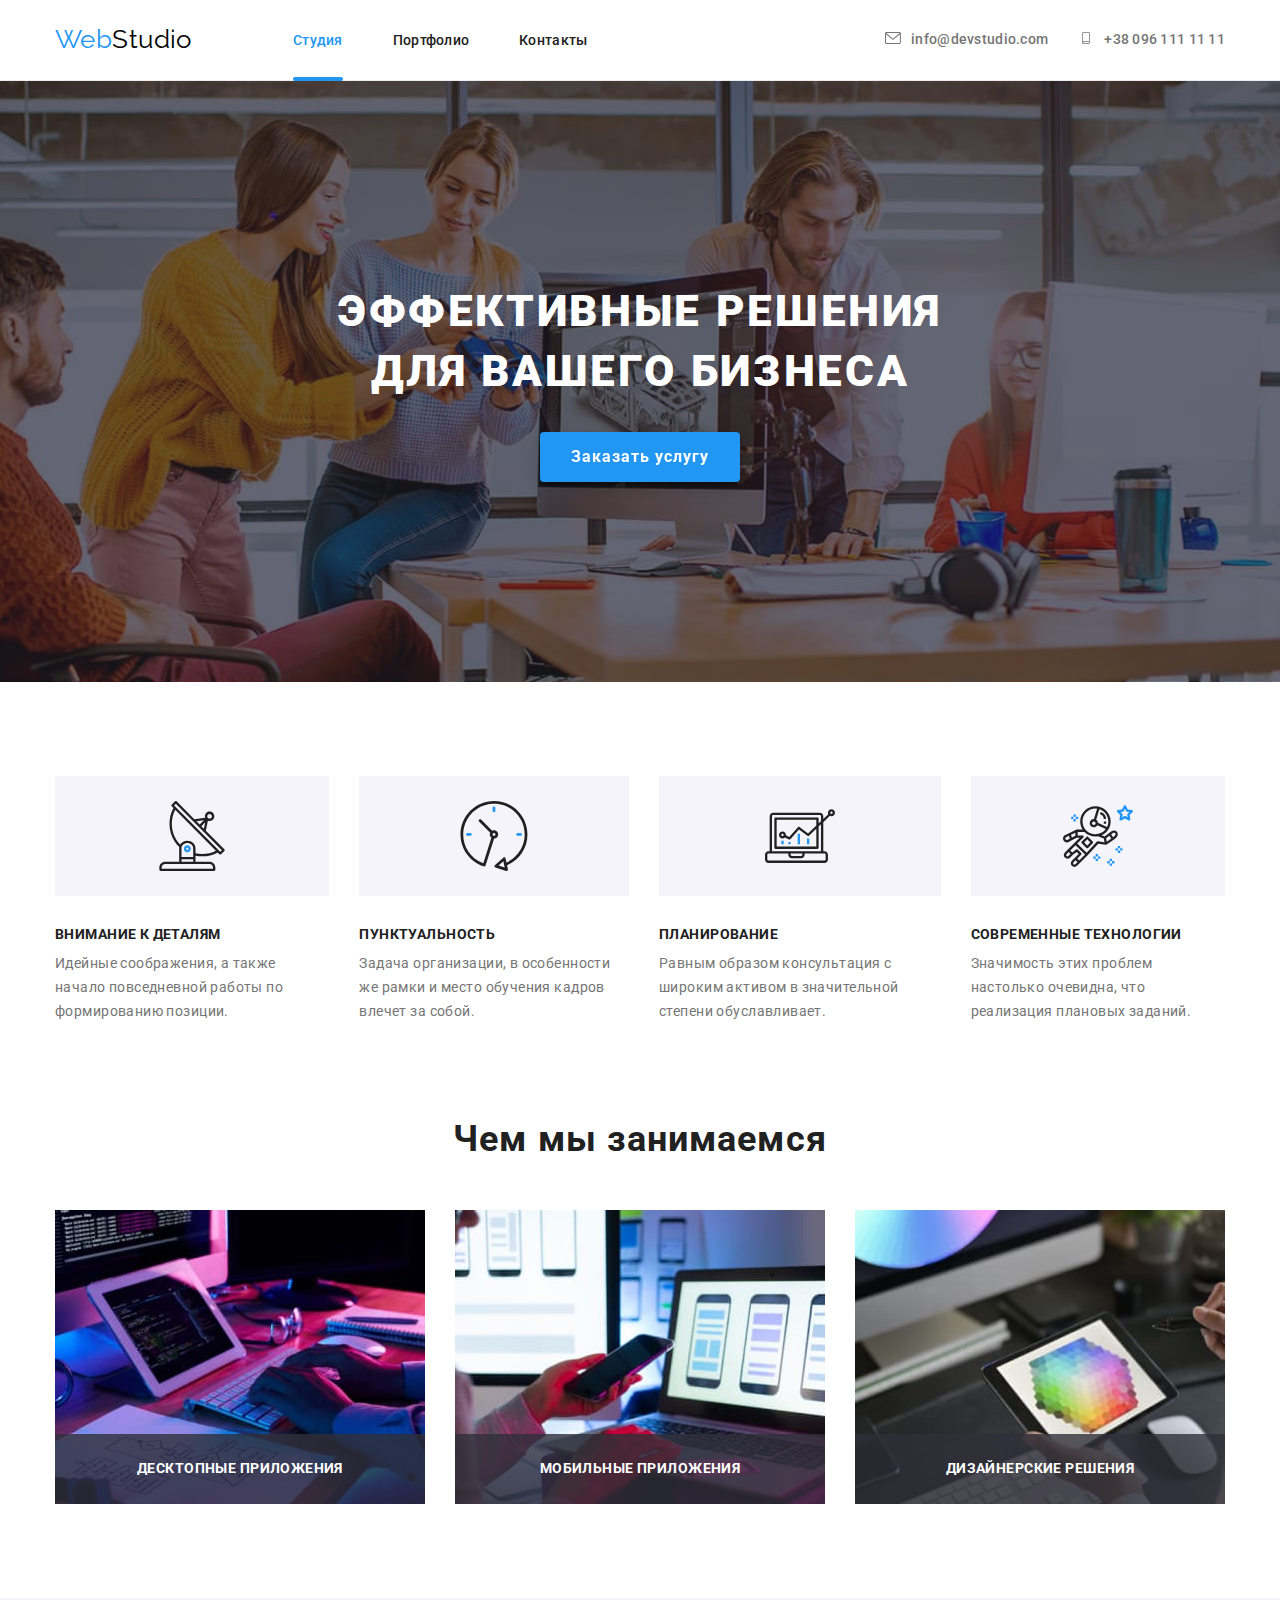
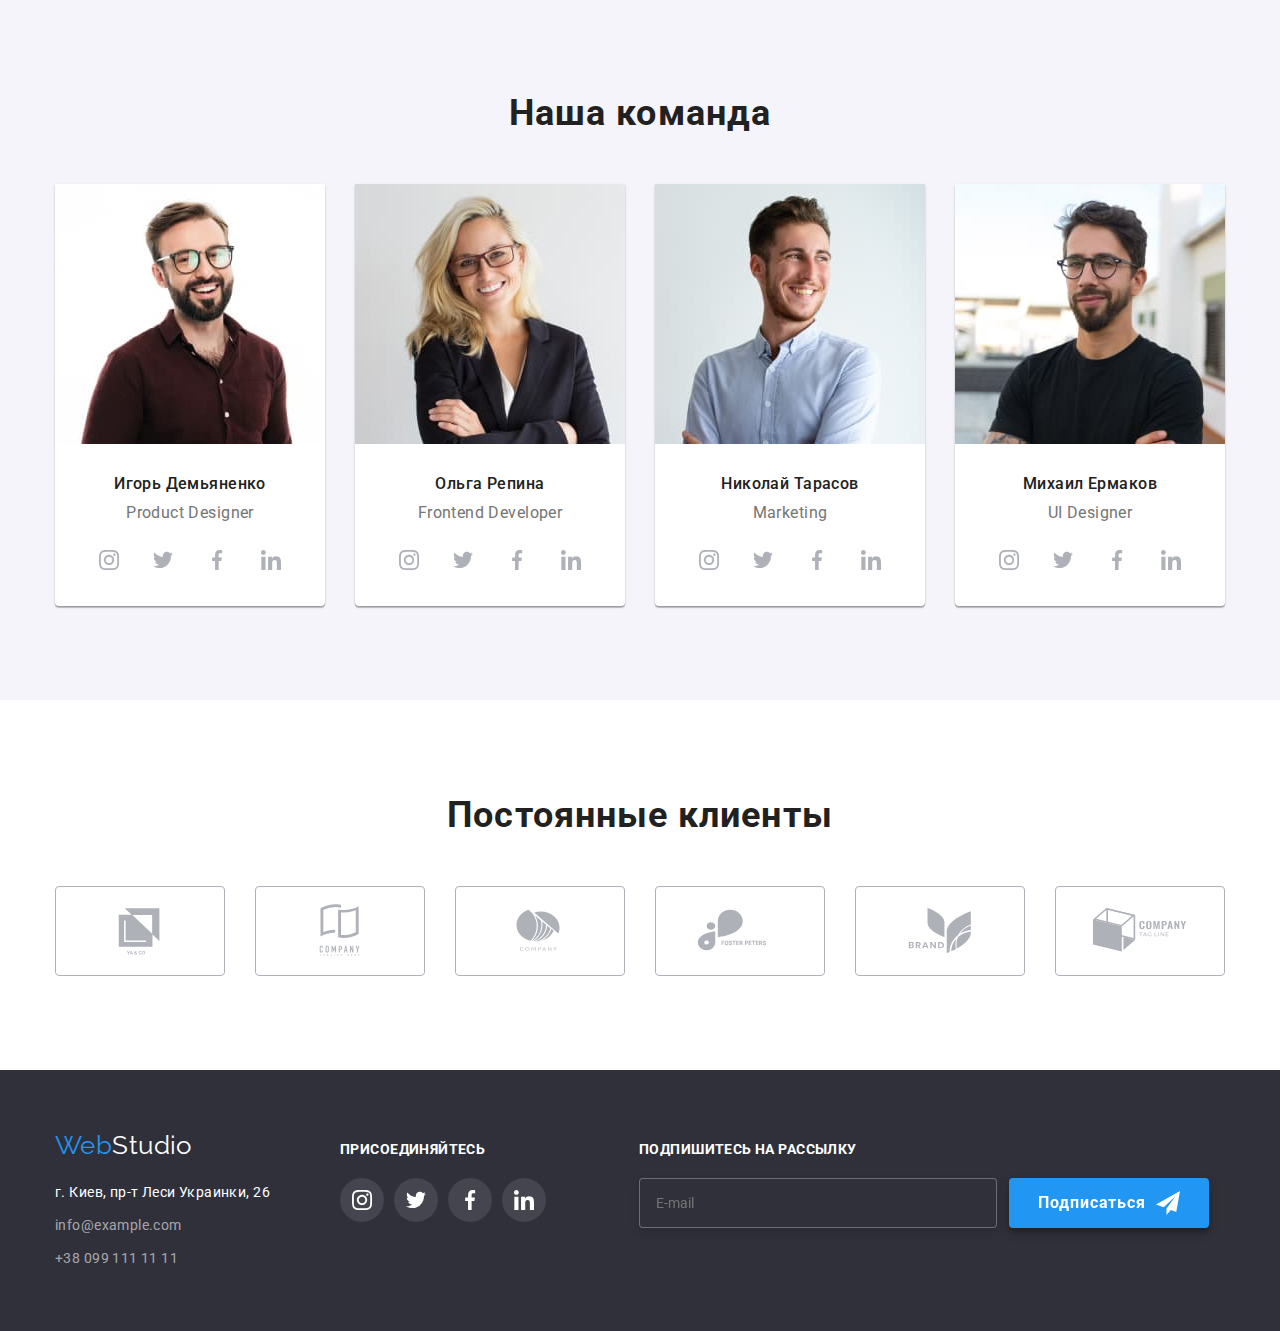
<file: index.html>
<!DOCTYPE html>
<html lang="en">
  <head>
    <meta charset="UTF-8" />
    <meta http-equiv="X-UA-Compatible" content="IE=edge" />
    <meta name="viewport" content="width=device-width, initial-scale=1.0" />
    <title>Web studio</title>
    <link rel="preconnect" href="https://fonts.googleapis.com" />
    <link rel="preconnect" href="https://fonts.gstatic.com" crossorigin />
    <link
      href="https://fonts.googleapis.com/css2?family=Raleway:wght@700&family=Roboto:wght@400;500;700;900&display=swap"
      rel="stylesheet"
    />
    <link
      rel="stylesheet"
      href="https://cdnjs.cloudflare.com/ajax/libs/modern-normalize/1.1.0/modern-normalize.min.css"
    />
    <link rel="stylesheet" href="css/main.min.css" />
  </head>
  <body>
    <!-- Header section -->
    <header class="header-section">
      <!-- Navigation -->
      <div class="container header-section__container">
        <nav class="nav-bar">
          <a href="./index.html" class="logo">Web<span class="logo__header-logo">Studio</span></a>

          
        
          <ul class="list page-list">
            <li class="page-list__item">
              <a href="./index.html" class="page-list__link current">Студия</a>
            </li>
            <li class="page-list__item">
              <a href="./portfolio.html" class="page-list__link ">Портфолио</a>
            </li>
            <li class="page-list__item">
              <a href="./index.html" class="page-list__link">Контакты</a>
            </li>
          </ul>
        </nav>
        <button type="button" class="menu-toggle js-open-menu" aria-expanded="false" aria-controls="mobile-menu">
          <svg width="40" height="40">
            <use href="./img/icons.svg#icon-menu-open">
            </use>
          </svg>
        </button>
        <!-- Contacts -->
        <ul class="list contact-list">
          <li class="contact-list__item">
            <a href="mailto:info@devstudio.com" class="contact-list__link">
              <svg class="mail-icon icon" width="16" height="12">
                <use href="./img/icons.svg#icon-envelope"></use>
              </svg>info@devstudio.com</a>
          </li>
          <li class="contact-list__item">
            <a href="tel:+380961111111" class="contact-list__link"><svg class="phone-icon icon" width="16" height="12">
                <use href="./img/icons.svg#icon-smartphone"></use>
              </svg>+38 096 111 11 11</a>
          </li>
        </ul>

        <div class="menu-container js-menu-container mobile-menu" id="mobile-menu">

          <ul class="list mobile-page-list">
            <li class="mobile-page-list__item">
              <a href="./index.html" class="mobile-page-list__link current">Студия</a>
            </li>
            <li class="mobile-page-list__item">
              <a href="./portfolio.html" class="mobile-page-list__link ">Портфолио</a>
            </li>
            <li class="mobile-page-list__item">
              <a href="./index.html" class="mobile-page-list__link">Контакты</a>
            </li>
          </ul>

          <ul class="mobile-contact-list list">
            <li class="mobile-contact-list__item">
              <a href="tel:+380961111111" class="mobile-contact-list__link">+38 096 111 11 11</a>
            </li>
            <li class="mobile-contact-list__item">
              <a href="mailto:info@devstudio.com" class="mobile-contact-list__link">
                info@devstudio.com</a>
            </li>
            
          </ul>

        <ul class="list mobile-social-list">
          <li class="mobile-social-list__item">
            <a href="#" class="mobile-social-list__link">Instagram</a>
          </li>
          <li class="mobile-social-list__item">
            <a href="#" class="mobile-social-list__link">Twitter</a>
          </li>
          <li class="mobile-social-list__item">
            <a href="#" class="mobile-social-list__link">Facebook</a>
          </li>
          <li class="mobile-social-list__item">
            <a href="#" class="mobile-social-list__link">LinkedIn</a>
          </li>
        </ul>

        <button type="button" class="menu-toggle js-close-menu">
          <svg width="40" height="40">
            <use href="./img/icons.svg#icon-menu-close">
            </use>
          </svg>
        </button>

      </div>
        </div>
    </header>
    <!-- Main section -->
    <main>
      <!-- Hero -->
      <section class="hero-section">
        <div class="container">
          <h1 class="hero-section__title">
            Эффективные решения для вашего бизнеса
          </h1>
          <button type="button" class="primary-btn button" data-modal-open>
            Заказать услугу
          </button>
        </div>
      </section>
      <!-- Features -->
      <section class="features-section">
        <div class="container">
          <h2 class="visually-hidden">Наши преимущества</h2>
          <ul class="feature-list list">
            <li class="feature-list__item">
              <div class="feature-list__icon">
                <svg width="70" height="70">
                  <use href="./img/icons.svg#icon-antenna"></use>
                </svg>
              </div>
              <h3 class="feature-list__title">Внимание к деталям</h3>
              <p class="feature-list__description">
                Идейные соображения, а также начало повседневной работы по
                формированию позиции.
              </p>
            </li>
            <li class="feature-list__item">
              <div class="feature-list__icon">
                <svg width="70" height="70">
                  <use href="./img/icons.svg#icon-clock"></use>
                </svg>
              </div>
              <h3 class="feature-list__title">Пунктуальность</h3>
              <p class="feature-list__description">
                Задача организации, в особенности же рамки и место обучения
                кадров влечет за собой.
              </p>
            </li>
            <li class="feature-list__item">
              <div class="feature-list__icon">
                <svg width="70" height="70">
                  <use href="./img/icons.svg#icon-diagram"></use>
                </svg>
              </div>
              <h3 class="feature-list__title">Планирование</h3>
              <p class="feature-list__description">
                Равным образом консультация с широким активом в значительной
                степени обуславливает.
              </p>
            </li>
            <li class="feature-list__item">
              <div class="feature-list__icon">
                <svg width="70" height="70">
                  <use href="./img/icons.svg#icon-astronaut"></use>
                </svg>
              </div>
              <h3 class="feature-list__title">Современные технологии</h3>
              <p class="feature-list__description">
                Значимость этих проблем настолько очевидна, что реализация
                плановых заданий.
              </p>
            </li>
          </ul>
        </div>
      </section>
      <!-- Our capabilities -->
      <section class="capabilities">
        <div class="container">
          <h2 class="section-headline capabilities-title">Чем мы занимаемся</h2>
          <ul class="capabilities-list list">
            <li class="capabilities-list__item">
              <img 
              srcset="
              ./img/desktop-app-370.jpg 370w,
              ./img/desktop-app-740-@2x.jpg 740w
              "
              sizes="(min-width: 1200px) 370px, 100vw"
              src="./img/desktop-app-370.jpg" alt="layout"/>      
              <div class="capabilities-list__box">
                <p class="capabilities-list__desc">Десктопные приложения</p>
              </div>
            </li>
            <li class="capabilities-list__item">
              <img 
              srcset="
              ./img/mobile-app-370.jpg 370w,
              ./img/mobile-app-740-@2x.jpg 740w
              "
              sizes="(min-width: 1200px) 370px, 100vw"
              src="./img/mobile-app-370.jpg" alt="mobile-software"/>
              <div class="capabilities-list__box">
                <p class="capabilities-list__desc">Мобильные приложения</p>
              </div>
            </li>
            <li class="capabilities-list__item">
              <img 
              srcset="
              ./img/design-desitions-370.jpg 370w,
              ./img/design-desitions-740-@2x.jpg 740w
              "
              sizes="(min-width: 1200px) 370px, 100vw"
              src="./img/design-desitions-370.jpg" alt="design"/>
              <div class="capabilities-list__box">
                <p class="capabilities-list__desc">Дизайнерские решения</p>
              </div>
            </li>
          </ul>
        </div>
      </section>
      <!-- Our team -->
      <section class="team-section">
        <div class="container">
          <h2 class="section-headline staff-title">Наша команда</h2>
          <ul class="staff-list list">
            <li class="staff-list__card">
              <div class="thumb">
              <img
                srcset="
                ./img/team-member-1-270.jpg 270w,
                ./img/team-member-1-540-@2x.jpg 540w,
                ./img/team-member-1-354.jpg 354w,
                ./img/team-member-1-708-@2x.jpg 708w,
                ./img/team-member-1-450.jpg 450w,
                ./img/team-member-1-900-@2x.jpg 900w
                "
                sizes="(min-width: 1200px) 270px, (min-width: 768px) 354px, (min-width: 480px) 450px, 100vw"
                src="./img/team-member-1-270.jpg"
                alt="igor-demyanenko"
                
              />
              </div>
              <div class="staff-list__desc">
                <h3 class="staff-list__name">Игорь Демьяненко</h3>
                <p class="staff-list__profession">Product Designer</p>
                <ul class="social-links list">
                  <li class="social-links__item">
                    <a href="#" class="social-links__page"
                      ><svg class="social-links__icon" width="20" height="20">
                        <use
                          href="./img/icons.svg#icon-instagram"
                        ></use></svg
                    ></a>
                  </li>
                  <li class="social-links__item">
                    <a href="#" class="social-links__page"
                      ><svg class="social-links__icon" width="20" height="20">
                        <use href="./img/icons.svg#icon-twitter"></use></svg
                    ></a>
                  </li>
                  <li class="social-links__item">
                    <a href="#" class="social-links__page"
                      ><svg class="social-links__icon" width="20" height="20">
                        <use href="./img/icons.svg#icon-facebook"></use></svg
                    ></a>
                  </li>
                  <li class="social-links__item">
                    <a href="#" class="social-links__page"
                      ><svg class="social-links__icon" width="20" height="20">
                        <use href="./img/icons.svg#icon-linkedin"></use></svg
                    ></a>
                  </li>
                </ul>
              </div>
            </li>
            <li class="staff-list__card">
              <div class="thumb">
              <img
              srcset="
                ./img/team-member-2-270.jpg 270w,
                ./img/team-member-2-540-@2x.jpg 540w,
                ./img/team-member-2-354.jpg 354w,
                ./img/team-member-2-708-@2x.jpg 708w,
                ./img/team-member-2-450.jpg 450w,
                ./img/team-member-2-900-@2x.jpg 900w
                "
                sizes="(min-width: 1200px) 270px, (min-width: 768px) 354px, (min-width: 480px) 450px, 100vw"
                src="./img/team-member-2-270.jpg"
                alt="olga-repina"
                />
              </div>
              <div class="staff-list__desc">
                <h3 class="staff-list__name">Ольга Репина</h3>
                <p class="staff-list__profession">Frontend Developer</p>
                <ul class="social-links list">
                  <li class="social-links__item">
                    <a href="#" class="social-links__page"
                      ><svg class="social-links__icon" width="20" height="20">
                        <use
                          href="./img/icons.svg#icon-instagram"
                        ></use></svg
                    ></a>
                  </li>
                  <li class="social-links__item">
                    <a href="#" class="social-links__page"
                      ><svg class="social-links__icon" width="20" height="20">
                        <use href="./img/icons.svg#icon-twitter"></use></svg
                    ></a>
                  </li>
                  <li class="social-links__item">
                    <a href="#" class="social-links__page"
                      ><svg class="social-links__icon" width="20" height="20">
                        <use href="./img/icons.svg#icon-facebook"></use></svg
                    ></a>
                  </li>
                  <li class="social-links__item">
                    <a href="#" class="social-links__page"
                      ><svg class="social-links__icon" width="20" height="20">
                        <use href="./img/icons.svg#icon-linkedin"></use></svg
                    ></a>
                  </li>
                </ul>
              </div>
            </li>
            <li class="staff-list__card">
              <div class="thumb">
              <img
              srcset="
                ./img/team-member-3-270.jpg 270w,
                ./img/team-member-3-540-@2x.jpg 540w,
                ./img/team-member-3-354.jpg 354w,
                ./img/team-member-3-708-@2x.jpg 708w,
                ./img/team-member-3-450.jpg 450w,
                ./img/team-member-3-900-@2x.jpg 900w
                "
                sizes="(min-width: 1200px) 270px, (min-width: 768px) 354px, (min-width: 480px) 450px, 100vw"
                src="./img/team-member-3-270.jpg"
                alt="nikolay-tarasov"
              />
              </div>
              <div class="staff-list__desc">
                <h3 class="staff-list__name">Николай Тарасов</h3>
                <p class="staff-list__profession">Marketing</p>
                <ul class="social-links list">
                  <li class="social-links__item">
                    <a href="#" class="social-links__page"
                      ><svg class="social-links__icon" width="20" height="20">
                        <use
                          href="./img/icons.svg#icon-instagram"
                        ></use></svg
                    ></a>
                  </li>
                  <li class="social-links__item">
                    <a href="#" class="social-links__page"
                      ><svg class="social-links__icon" width="20" height="20">
                        <use href="./img/icons.svg#icon-twitter"></use></svg
                    ></a>
                  </li>
                  <li class="social-links__item">
                    <a href="#" class="social-links__page"
                      ><svg class="social-links__icon" width="20" height="20">
                        <use href="./img/icons.svg#icon-facebook"></use></svg
                    ></a>
                  </li>
                  <li class="social-links__item">
                    <a href="#" class="social-links__page"
                      ><svg class="social-links__icon" width="20" height="20">
                        <use href="./img/icons.svg#icon-linkedin"></use></svg
                    ></a>
                  </li>
                </ul>
              </div>
            </li>
            <li class="staff-list__card">
              <div class="thumb">
              <img
              srcset="
                ./img/team-member-4-270.jpg 270w,
                ./img/team-member-4-540-@2x.jpg 540w,
                ./img/team-member-4-354.jpg 354w,
                ./img/team-member-4-708-@2x.jpg 708w,
                ./img/team-member-4-450.jpg 450w,
                ./img/team-member-4-900-@2x.jpg 900w
                "
                sizes="(min-width: 1200px) 270px, (min-width: 768px) 354px, (min-width: 480px) 450px, 100vw"
                src="./img/team-member-4-270.jpg"
                alt="mihail-ermakov"
              />
              </div>
              <div class="staff-list__desc">
                <h3 class="staff-list__name">Михаил Ермаков</h3>
                <p class="staff-list__profession">UI Designer</p>
                <ul class="social-links list">
                  <li class="social-links__item">
                    <a href="#" class="social-links__page"
                      ><svg class="social-links__icon" width="20" height="20">
                        <use
                          href="./img/icons.svg#icon-instagram"
                        ></use></svg
                    ></a>
                  </li>
                  <li class="social-links__item">
                    <a href="#" class="social-links__page"
                      ><svg class="social-links__icon" width="20" height="20">
                        <use href="./img/icons.svg#icon-twitter"></use></svg
                    ></a>
                  </li>
                  <li class="social-links__item">
                    <a href="#" class="social-links__page"
                      ><svg class="social-links__icon" width="20" height="20">
                        <use href="./img/icons.svg#icon-facebook"></use></svg
                    ></a>
                  </li>
                  <li class="social-links__item">
                    <a href="#" class="social-links__page"
                      ><svg class="social-links__icon" width="20" height="20">
                        <use href="./img/icons.svg#icon-linkedin"></use></svg
                    ></a>
                  </li>
                </ul>
              </div>
            </li>
          </ul>
        </div>
      </section>
      <!-- Clients section -->
      <section class="clients-section">
        <div class="container">
          <h2 class="section-headline clients-title">Постоянные клиенты</h2>
          <ul class="clients-list list">
            <li class="clients-list__item">
              <a href="#" class="clients-list__link"
                ><svg class="clients-list__icon" width="106" height="60">
                  <use
                    href="./img/icons.svg#icon-logo-client-one"
                  ></use></svg
              ></a>
            </li>
            <li class="clients-list__item">
              <a href="#" class="clients-list__link"
                ><svg class="clients-list__icon" width="106" height="60">
                  <use
                    href="./img/icons.svg#icon-logo-client-two"
                  ></use></svg
              ></a>
            </li>
            <li class="clients-list__item">
              <a href="#" class="clients-list__link"
                ><svg class="clients-list__icon" width="106" height="60">
                  <use
                    href="./img/icons.svg#icon-logo-client-three"
                  ></use></svg
              ></a>
            </li>
            <li class="clients-list__item">
              <a href="#" class="clients-list__link"
                ><svg class="clients-list__icon" width="106" height="60">
                  <use
                    href="./img/icons.svg#icon-logo-client-four"
                  ></use></svg
              ></a>
            </li>
            <li class="clients-list__item">
              <a href="#" class="clients-list__link"
                ><svg class="clients-list__icon" width="106" height="60">
                  <use
                    href="./img/icons.svg#icon-logo-client-five"
                  ></use></svg
              ></a>
            </li>
            <li class="clients-list__item">
              <a href="#" class="clients-list__link"
                ><svg class="clients-list__icon" width="106" height="60">
                  <use
                    href="./img/icons.svg#icon-logo-client-six"
                  ></use></svg
              ></a>
            </li>
          </ul>
        </div>
      </section>
    </main>
    <!-- Footer section-->
    <footer class="footer-section">
      <div class="container">
        <div class="footer-content">
          <div class="footer-holder">
          <div class="footer-contacts">
            <a href="./index.html" class="logo logo-centered"
              >Web<span class="logo__footer-logo">Studio</span></a
            >
            <!-- Address information -->
            <address class="adds">
              <p class="adds__location">г. Киев, пр-т Леси Украинки, 26</p>
              <!-- Contacts information -->
              <ul class="footer-list list">
                <li class="footer-list__item">
                  <a href="mailto:info@example.com" class="footer-list__contact"
                    >info@example.com</a
                  >
                </li>
                <li class="footer-list__item">
                  <a href="tel:+380991111111" class="footer-list__contact"
                    >+38 099 111 11 11</a
                  >
                </li>
              </ul>
            </address>
          </div>
          <div class="footer-socials-wrap">
            <h3 class="footer-title">присоединяйтесь</h3>
            <ul class="footer-socials social-links list">
              <li class="social-links__item">
                <a href="#" class="footer-socials__page social-links__page"
                  ><svg
                    class="footer-socials__icon social-links__icon"
                    width="20"
                    height="20"
                  >
                    <use href="./img/icons.svg#icon-instagram"></use></svg
                ></a>
              </li>
              <li class="social-links__item">
                <a href="#" class="footer-socials__page social-links__page"
                  ><svg
                    class="footer-socials__icon social-links__icon"
                    width="20"
                    height="20"
                  >
                    <use href="./img/icons.svg#icon-twitter"></use></svg
                ></a>
              </li>
              <li class="social-links__item">
                <a href="#" class="footer-socials__page social-links__page"
                  ><svg
                    class="footer-socials__icon social-links__icon"
                    width="20"
                    height="20"
                  >
                    <use href="./img/icons.svg#icon-facebook"></use></svg
                ></a>
              </li>
              <li class="social-links__item">
                <a href="#" class="footer-socials__page social-links__page"
                  ><svg
                    class="footer-socials__icon social-links__icon"
                    width="20"
                    height="20"
                  >
                    <use href="./img/icons.svg#icon-linkedin"></use></svg
                ></a>
              </li>
            </ul>
          </div>
          </div>
          <div class="footer-subscription">
            <h3 class="footer-title">Подпишитесь на рассылку</h3>
            <form class="footer-subscription__form">
              <input
                class="footer-subscription__email-field"
                type="email"
                name="email"
                id="email"
                placeholder="E-mail"
                required
              />
              <button type="submit" class="button footer-submit">
                Подписаться
                <svg class="icon-send" width="24" height="24">
                  <use href="./img/icons.svg#icon-send-tg"></use>
                </svg>
              </button>
            </form>
          </div>
        </div>
      </div>
    </footer>
    <div class="backdrop is-hidden" data-modal>
      <div class="modal-window">
        <h2 class="modal-window__title">
          Оставьте свои данные, мы вам перезвоним
        </h2>
        <form class="modal-window__form" autocomplete="off">
          <div class="form-box">
            <label class="form-box__label" for="name">Имя</label>
            <input class="form-box__field" type="text" name="name" id="name" />
            <svg class="form-box__icon" width="18" height="18">
              <use href="./img/icons.svg#icon-person-black-modal"></use>
            </svg>
          </div>

          <div class="form-box">
            <label class="form-box__label" for="tel">Телефон</label>
            <input class="form-box__field" type="tel" name="tel" id="tel" />
            <svg class="form-box__icon" width="18" height="18">
              <use href="./img/icons.svg#icon-phone-black-modal"></use>
            </svg>
          </div>

          <div class="form-box">
            <label class="form-box__label" for="form-email">Почта</label>
            <input
              class="form-box__field"
              type="email"
              name="email"
              id="form-email"
            />
            <svg class="form-box__icon" width="18" height="18">
              <use href="./img/icons.svg#icon-email-black-modal"></use>
            </svg>
          </div>

          <div class="form-box">
            <label class="form-box__label" for="comment">Комментарий</label>
            <textarea
              class="form-box__comment-area"
              name="comment"
              id="comment"
              rows="10"
              placeholder="Введите текст"
            ></textarea>
          </div>

          <label class="accept-condition">
            <input
              type="checkbox"
              class="accept-condition__checkbox"
              name="checkbox"
            />
            <span class="accept-condition__check-mark"></span>
            <span class="accept-condition__text-agree">Соглашаюсь с рассылкой и принимаю&nbsp;</span>
            <a class="accept-condition__policy-link" href="#"
              >Условия договора</a
            >
          </label>
          <button type="submit" class="modal-submit button">Отправить</button>
          <button
            type="button"
            class="modal-window__close-button"
            data-modal-close
          >
            <svg class="icon-close" width="18px" height="18px">
              <use href="./img/icons.svg#icon-close"></use>
            </svg>
          </button>
        </form>
      </div>
    </div>
    <script src="./js/modal.js"></script>
    <script src="./js/mobile-menu.js"></script>
  </body>
</html>
</file>
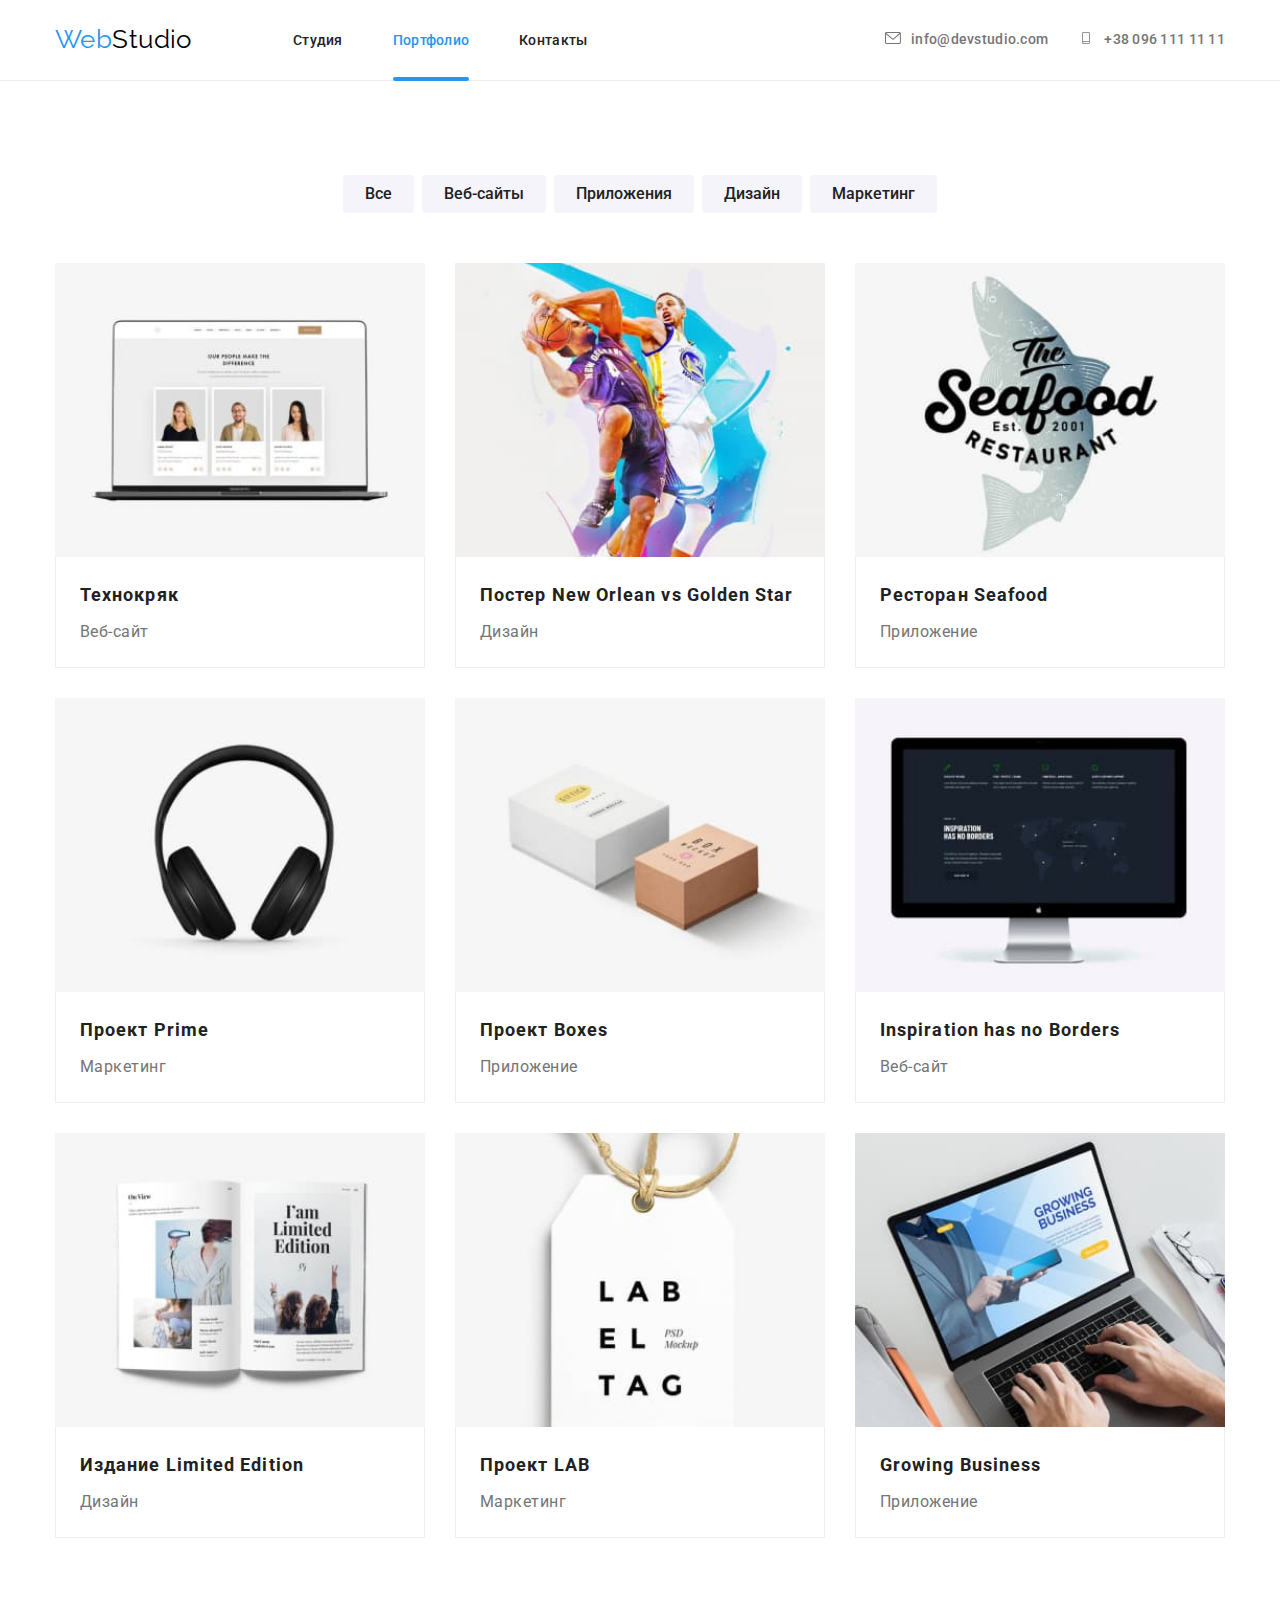
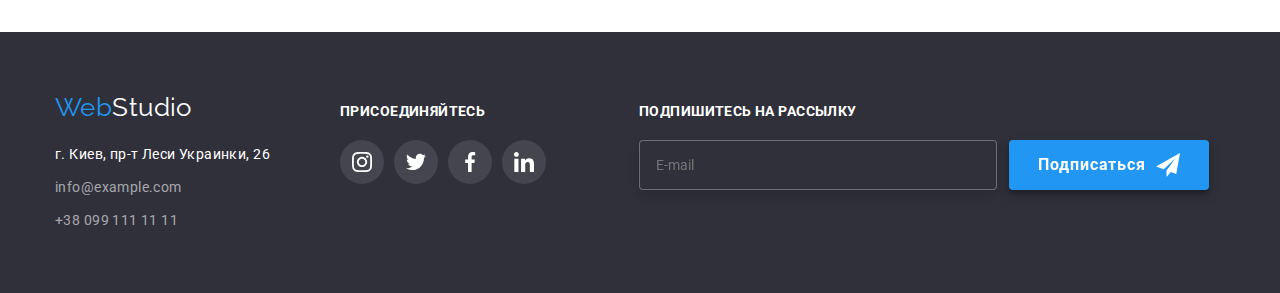
<file: portfolio.html>
<!DOCTYPE html>
<html lang="en">
  <head>
    <meta charset="UTF-8" />
    <meta http-equiv="X-UA-Compatible" content="IE=edge" />
    <meta name="viewport" content="width=device-width, initial-scale=1.0" />
    <title>Portfolio</title>
    <link rel="preconnect" href="https://fonts.googleapis.com" />
    <link rel="preconnect" href="https://fonts.gstatic.com" crossorigin />
    <link
      href="https://fonts.googleapis.com/css2?family=Raleway:wght@700&family=Roboto:wght@400;500;700;900&display=swap"
      rel="stylesheet"
    />
    <link
      rel="stylesheet"
      href="https://cdnjs.cloudflare.com/ajax/libs/modern-normalize/1.1.0/modern-normalize.min.css"
    />
    <link rel="stylesheet" href="css/main.min.css" />
  </head>
  <body>
    <!-- Header -->
  <header class="header-section">
    <!-- Navigation -->
    <div class="container header-section__container">
      <nav class="nav-bar">
        <a href="./index.html" class="logo">Web<span class="logo__header-logo">Studio</span></a>
  
        <ul class="list page-list">
          <li class="page-list__item">
            <a href="./index.html" class="page-list__link">Студия</a>
          </li>
          <li class="page-list__item">
            <a href="./portfolio.html" class="page-list__link  current">Портфолио</a>
          </li>
          <li class="page-list__item">
            <a href="./index.html" class="page-list__link">Контакты</a>
          </li>
        </ul>  
      </nav>

      <button type="button" class="menu-toggle js-open-menu" aria-expanded="false" aria-controls="mobile-menu">
        <svg width="40" height="40">
          <use href="./img/icons.svg#icon-menu-open">
          </use>
        </svg>
      </button>

      <!-- Contacts -->
      <ul class="list contact-list">
        <li class="contact-list__item">
          <a href="mailto:info@devstudio.com" class="contact-list__link">
            <svg class="mail-icon icon" width="16" height="12">
              <use href="./img/icons.svg#icon-envelope"></use>
            </svg>info@devstudio.com</a>
        </li>
        <li class="contact-list__item">
          <a href="tel:+380961111111" class="contact-list__link"><svg class="phone-icon icon" width="16" height="12">
              <use href="./img/icons.svg#icon-smartphone"></use>
            </svg>+38 096 111 11 11</a>
        </li>
      </ul>
  
      <div class="menu-container js-menu-container mobile-menu" id="mobile-menu">
  
        <ul class="list mobile-page-list">
          <li class="mobile-page-list__item">
            <a href="./index.html" class="mobile-page-list__link ">Студия</a>
          </li>
          <li class="mobile-page-list__item">
            <a href="./portfolio.html" class="mobile-page-list__link current">Портфолио</a>
          </li>
          <li class="mobile-page-list__item">
            <a href="./index.html" class="mobile-page-list__link">Контакты</a>
          </li>
        </ul>
  
        <ul class="mobile-contact-list list">
          <li class="mobile-contact-list__item">
            <a href="tel:+380961111111" class="mobile-contact-list__link">+38 096 111 11 11</a>
          </li>
          <li class="mobile-contact-list__item">
            <a href="mailto:info@devstudio.com" class="mobile-contact-list__link">
              info@devstudio.com</a>
          </li>
  
        </ul>
  
        <ul class="list mobile-social-list">
          <li class="mobile-social-list__item">
            <a href="#" class="mobile-social-list__link">Instagram</a>
          </li>
          <li class="mobile-social-list__item">
            <a href="#" class="mobile-social-list__link">Twitter</a>
          </li>
          <li class="mobile-social-list__item">
            <a href="#" class="mobile-social-list__link">Facebook</a>
          </li>
          <li class="mobile-social-list__item">
            <a href="#" class="mobile-social-list__link">LinkedIn</a>
          </li>
        </ul>
  
        <button type="button" class="menu-toggle js-close-menu">
          <svg width="40" height="40">
            <use href="./img/icons.svg#icon-menu-close">
            </use>
          </svg>
        </button>
  
      </div>
    </div>
  </header>
    <!-- Main section -->
    <main>
      <section class="portfolio-section">
        <div class="container">
          <h1 class="visually-hidden">Портфолио</h1>
          <!-- Buttons -->
          <ul class="filter-list list">
            <li class="filter-list__item">
              <button type="button" class="filter-list__button">Все</button>
            </li>
            <li class="filter-list__item">
              <button type="button" class="filter-list__button">
                Веб-сайты
              </button>
            </li>
            <li class="filter-list__item">
              <button type="button" class="filter-list__button">
                Приложения
              </button>
            </li>
            <li class="filter-list__item">
              <button type="button" class="filter-list__button">Дизайн</button>
            </li>
            <li class="filter-list__item">
              <button type="button" class="filter-list__button">
                Маркетинг
              </button>
            </li>
          </ul>
          <!-- Features list -->
          <ul class="card-set list">
            <li class="card-set__item">
              <a href="#" class="card-set__link">
                <div class="card-set__thumb">
                  <img class="card-set__picture"
                     srcset="
                     ./img/card-1-354.jpg 354w,
                     ./img/card-1-370.jpg 370w,
                     ./img/card-1-450.jpg 450w,
                     ./img/card-1-708-@2x.jpg 708w,
                     ./img/card-1-740-@2x.jpg 740w,
                     ./img/card-1-900-@2x.jpg 900w
                     "
                     sizes="(min-width: 1200px) 270px, (min-width: 768px) 354px, (min-width: 480px) 450px, 100vw"
                    src="./img/card-1-370.jpg"
                    alt="tehnokryak"
                  />
                  <div class="card-set__overlay">
                    <p class="card-set__text">
                      Технокряк это современная площадка распространения
                      коронавируса. Компании используют эту платформу для
                      цифрового шпионажа и атак на защищённые сервера
                      конкурентов.
                    </p>
                  </div>
                </div>
                <div class="card-set__description">
                  <h2 class="card-set__title">Технокряк</h2>
                  <p class="card-set__filter">Веб-сайт</p>
                </div>
              </a>
            </li>

            <li class="card-set__item">
              <a href="#" class="card-set__link">
                <div class="card-set__thumb">
                  <img class="card-set__picture"
                     srcset="
                     ./img/card-2-354.jpg 354w,
                     ./img/card-2-370.jpg 370w,
                     ./img/card-2-450.jpg 450w,
                     ./img/card-2-708-@2x.jpg 708w,
                     ./img/card-2-740-@2x.jpg 740w,
                     ./img/card-2-900-@2x.jpg 900w
                     "
                     sizes="(min-width: 1200px) 270px, (min-width: 768px) 354px, (min-width: 480px) 450px, 100vw"
                    src="./img/card-2-370.jpg"
                    alt="poster-new-orlean-vs-golden-star"
                  />
                  <div class="card-set__overlay">
                    <p class="card-set__text">
                      Технокряк это современная площадка распространения
                      коронавируса. Компании используют эту платформу для
                      цифрового шпионажа и атак на защищённые сервера
                      конкурентов.
                    </p>
                  </div>
                </div>
                <div class="card-set__description">
                  <h2 class="card-set__title">
                    Постер New Orlean vs Golden Star
                  </h2>
                  <p class="card-set__filter">Дизайн</p>
                </div>
              </a>
            </li>

            <li class="card-set__item">
              <a href="#" class="card-set__link">
                <div class="card-set__thumb">
                  <img class="card-set__picture"
                     srcset="
                     ./img/card-3-354.jpg 354w,
                     ./img/card-3-370.jpg 370w,
                     ./img/card-3-450.jpg 450w,
                     ./img/card-3-708-@2x.jpg 708w,
                     ./img/card-3-740-@2x.jpg 740w,
                     ./img/card-3-900-@2x.jpg 900w
                     "
                     sizes="(min-width: 1200px) 270px, (min-width: 768px) 354px, (min-width: 480px) 450px, 100vw"
                    src="./img/card-3-370.jpg"
                    alt="restoran-seafood"
                  />
                  <div class="card-set__overlay">
                    <p class="card-set__text">
                      Технокряк это современная площадка распространения
                      коронавируса. Компании используют эту платформу для
                      цифрового шпионажа и атак на защищённые сервера
                      конкурентов.
                    </p>
                  </div>
                </div>
                <div class="card-set__description">
                  <h2 class="card-set__title">Ресторан Seafood</h2>
                  <p class="card-set__filter">Приложение</p>
                </div>
              </a>
            </li>

            <li class="card-set__item">
              <a href="#" class="card-set__link">
                <div class="card-set__thumb">
                  <img class="card-set__picture"
                     srcset="
                     ./img/card-4-354.jpg 354w,
                     ./img/card-4-370.jpg 370w,
                     ./img/card-4-450.jpg 450w,
                     ./img/card-4-708-@2x.jpg 708w,
                     ./img/card-4-740-@2x.jpg 740w,
                     ./img/card-4-900-@2x.jpg 900w
                     "
                     sizes="(min-width: 1200px) 270px, (min-width: 768px) 354px, (min-width: 480px) 450px, 100vw"
                    src="./img/card-4-370.jpg"
                    alt="project-prime"
                  />
                  <div class="card-set__overlay">
                    <p class="card-set__text">
                      Технокряк это современная площадка распространения
                      коронавируса. Компании используют эту платформу для
                      цифрового шпионажа и атак на защищённые сервера
                      конкурентов.
                    </p>
                  </div>
                </div>
                <div class="card-set__description">
                  <h2 class="card-set__title">Проект Prime</h2>
                  <p class="card-set__filter">Маркетинг</p>
                </div>
              </a>
            </li>

            <li class="card-set__item">
              <a href="#" class="card-set__link">
                <div class="card-set__thumb">
                  <img class="card-set__picture"
                     srcset="
                     ./img/card-5-354.jpg 354w,
                     ./img/card-5-370.jpg 370w,
                     ./img/card-5-450.jpg 450w,
                     ./img/card-5-708-@2x.jpg 708w,
                     ./img/card-5-740-@2x.jpg 740w,
                     ./img/card-5-900-@2x.jpg 900w
                     "
                     sizes="(min-width: 1200px) 270px, (min-width: 768px) 354px, (min-width: 480px) 450px, 100vw"
                    src="./img/card-5-370.jpg"
                    alt="project-boxes"
                  />
                  <div class="card-set__overlay">
                    <p class="card-set__text">
                      Технокряк это современная площадка распространения
                      коронавируса. Компании используют эту платформу для
                      цифрового шпионажа и атак на защищённые сервера
                      конкурентов.
                    </p>
                  </div>
                </div>
                <div class="card-set__description">
                  <h2 class="card-set__title">Проект Boxes</h2>
                  <p class="card-set__filter">Приложение</p>
                </div>
              </a>
            </li>

            <li class="card-set__item">
              <a href="#" class="card-set__link">
                <div class="card-set__thumb">
                  <img class="card-set__picture"
                     srcset="
                     ./img/card-6-354.jpg 354w,
                     ./img/card-6-370.jpg 370w,
                     ./img/card-6-450.jpg 450w,
                     ./img/card-6-708-@2x.jpg 708w,
                     ./img/card-6-740-@2x.jpg 740w,
                     ./img/card-6-900-@2x.jpg 900w
                     "
                     sizes="(min-width: 1200px) 270px, (min-width: 768px) 354px, (min-width: 480px) 450px, 100vw"
                    src="./img/card-6-370.jpg"
                    alt="inspiration-has-no-borders"
                  />
                  <div class="card-set__overlay">
                    <p class="card-set__text">
                      Технокряк это современная площадка распространения
                      коронавируса. Компании используют эту платформу для
                      цифрового шпионажа и атак на защищённые сервера
                      конкурентов.
                    </p>
                  </div>
                </div>
                <div class="card-set__description">
                  <h2 class="card-set__title">Inspiration has no Borders</h2>
                  <p class="card-set__filter">Веб-сайт</p>
                </div>
              </a>
            </li>

            <li class="card-set__item">
              <a href="#" class="card-set__link">
                <div class="card-set__thumb">
                  <img class="card-set__picture"
                     srcset="
                     ./img/card-7-354.jpg 354w,
                     ./img/card-7-370.jpg 370w,
                     ./img/card-7-450.jpg 450w,
                     ./img/card-7-708-@2x.jpg 708w,
                     ./img/card-7-740-@2x.jpg 740w,
                     ./img/card-7-900-@2x.jpg 900w
                     "
                     sizes="(min-width: 1200px) 270px, (min-width: 768px) 354px, (min-width: 480px) 450px, 100vw"
                    src="./img/card-7-370.jpg"
                    alt="izdanie-limited-edition"
                  />
                  <div class="card-set__overlay">
                    <p class="card-set__text">
                      Технокряк это современная площадка распространения
                      коронавируса. Компании используют эту платформу для
                      цифрового шпионажа и атак на защищённые сервера
                      конкурентов.
                    </p>
                  </div>
                </div>
                <div class="card-set__description">
                  <h2 class="card-set__title">Издание Limited Edition</h2>
                  <p class="card-set__filter">Дизайн</p>
                </div>
              </a>
            </li>

            <li class="card-set__item">
              <a href="#" class="card-set__link">
                <div class="card-set__thumb">
                  <img class="card-set__picture"
                     srcset="
                     ./img/card-8-354.jpg 354w,
                     ./img/card-8-370.jpg 370w,
                     ./img/card-8-450.jpg 450w,
                     ./img/card-8-708-@2x.jpg 708w,
                     ./img/card-8-740-@2x.jpg 740w,
                     ./img/card-8-900-@2x.jpg 900w
                     "
                     sizes="(min-width: 1200px) 270px, (min-width: 768px) 354px, (min-width: 480px) 450px, 100vw"
                    src="./img/card-8-370.jpg"
                    alt="project-lab"
                  />
                  <div class="card-set__overlay">
                    <p class="card-set__text">
                      Технокряк это современная площадка распространения
                      коронавируса. Компании используют эту платформу для
                      цифрового шпионажа и атак на защищённые сервера
                      конкурентов.
                    </p>
                  </div>
                </div>
                <div class="card-set__description">
                  <h2 class="card-set__title">Проект LAB</h2>
                  <p class="card-set__filter">Маркетинг</p>
                </div>
              </a>
            </li>

            <li class="card-set__item">
              <a href="#" class="card-set__link">
                <div class="card-set__thumb">
                  <img class="card-set__picture"
                     srcset="
                     ./img/card-9-354.jpg 354w,
                     ./img/card-9-370.jpg 370w,
                     ./img/card-9-450.jpg 450w,
                     ./img/card-9-708-@2x.jpg 708w,
                     ./img/card-9-740-@2x.jpg 740w,
                     ./img/card-9-900-@2x.jpg 900w
                     "
                     sizes="(min-width: 1200px) 270px, (min-width: 768px) 354px, (min-width: 480px) 450px, 100vw"
                    src="./img/card-9-370.jpg"
                    alt="growing-business"
                  />
                  <div class="card-set__overlay">
                    <p class="card-set__text">
                      Технокряк это современная площадка распространения
                      коронавируса. Компании используют эту платформу для
                      цифрового шпионажа и атак на защищённые сервера
                      конкурентов.
                    </p>
                  </div>
                </div>
                <div class="card-set__description">
                  <h2 class="card-set__title">Growing Business</h2>
                  <p class="card-set__filter">Приложение</p>
                </div>
              </a>
            </li>
          </ul>
        </div>
      </section>
    </main>
    <!-- Footer -->
    <footer class="footer-section">
      <div class="container">
        <div class="footer-content">
          <div class="footer-holder">
          <div class="footer-contacts">
            <a href="./index.html" class="logo logo-centered"
              >Web<span class="logo__footer-logo">Studio</span></a
            >
            <!-- Address information -->
            <address class="adds">
              <p class="adds__location">г. Киев, пр-т Леси Украинки, 26</p>
              <!-- Contacts information -->
              <ul class="footer-list list">
                <li class="footer-list__item">
                  <a href="mailto:info@example.com" class="footer-list__contact"
                    >info@example.com</a
                  >
                </li>
                <li class="footer-list__item">
                  <a href="tel:+380991111111" class="footer-list__contact"
                    >+38 099 111 11 11</a
                  >
                </li>
              </ul>
            </address>
          </div>
          <div class="footer-socials-wrap">
            <h3 class="footer-title">присоединяйтесь</h3>
            <ul class="footer-socials social-links list">
              <li class="social-links__item">
                <a href="#" class="footer-socials__page social-links__page"
                  ><svg
                    class="footer-socials__icon social-links__icon"
                    width="20"
                    height="20"
                  >
                    <use href="./img/icons.svg#icon-instagram"></use></svg
                ></a>
              </li>
              <li class="social-links__item">
                <a href="#" class="footer-socials__page social-links__page"
                  ><svg
                    class="footer-socials__icon social-links__icon"
                    width="20"
                    height="20"
                  >
                    <use href="./img/icons.svg#icon-twitter"></use></svg
                ></a>
              </li>
              <li class="social-links__item">
                <a href="#" class="footer-socials__page social-links__page"
                  ><svg
                    class="footer-socials__icon social-links__icon"
                    width="20"
                    height="20"
                  >
                    <use href="./img/icons.svg#icon-facebook"></use></svg
                ></a>
              </li>
              <li class="social-links__item">
                <a href="#" class="footer-socials__page social-links__page"
                  ><svg
                    class="footer-socials__icon social-links__icon"
                    width="20"
                    height="20"
                  >
                    <use href="./img/icons.svg#icon-linkedin"></use></svg
                ></a>
              </li>
            </ul>
          </div>
          </div>
          <div class="footer-subscription">
            <h3 class="footer-title">Подпишитесь на рассылку</h3>
            <form class="footer-subscription__form">
              <input
                class="footer-subscription__email-field"
                type="email"
                name="email"
                id="email"
                placeholder="E-mail"
                required
              />
              <button type="submit" class="button footer-submit">
                Подписаться
                <svg class="icon-send" width="24" height="24">
                  <use href="./img/icons.svg#icon-send-tg"></use>
                </svg>
              </button>
            </form>
          </div>
        </div>
      </div>
    </footer>
    <script src="./js/mobile-menu.js"></script>
  </body>
</html>
</file>
<file: css/main.min.css>
.visually-hidden,.accept-condition__checkbox{position:absolute;width:1px;height:1px;margin:-1px;border:0;padding:0;white-space:nowrap;-webkit-clip-path:inset(100%);clip-path:inset(100%);clip:rect(0 0 0 0);overflow:hidden}.section-headline,.clients-title{font-weight:700;font-size:36px;line-height:1.17;letter-spacing:0.03em;color:#212121}.staff-list__name,.staff-list__profession{font-size:16px;line-height:1.19;text-align:center}.footer-title{margin-bottom:20px;font-weight:700;font-size:14px;line-height:1.14;letter-spacing:0.03em;text-transform:uppercase;color:#fff}.button{display:-webkit-box;display:-ms-flexbox;display:flex;-webkit-box-align:center;-ms-flex-align:center;align-items:center;align-items:center;text-align:center;-webkit-box-pack:center;-ms-flex-pack:center;justify-content:center;width:200px;height:50px;padding:0;border-radius:4px;-webkit-box-shadow:0px 4px 4px rgba(0,0,0,0.15);box-shadow:0px 4px 4px rgba(0,0,0,0.15);color:#fff;background-color:#2196f3;font-family:inherit;font-weight:700;font-size:16px;line-height:1.87;letter-spacing:0.06em;border-width:0px;cursor:pointer;-webkit-transition:background-color 250ms cubic-bezier(0.4, 0, 0.2, 1),color 250ms cubic-bezier(0.4, 0, 0.2, 1);transition:background-color 250ms cubic-bezier(0.4, 0, 0.2, 1),color 250ms cubic-bezier(0.4, 0, 0.2, 1);border:0;-webkit-filter:drop-shadow(0px 4px 4px rgba(0,0,0,0.25));filter:drop-shadow(0px 4px 4px rgba(0,0,0,0.25))}.button:hover,.button:focus{background-color:#188ce8;outline:none}body{font-family:"Roboto",sans-serif;font-size:14px;color:#212121;letter-spacing:0.03em;width:auto}body.modal-open{overflow:hidden}h1,h2,h3,ul,p{margin:0;padding:0}img{display:block;width:100%;height:auto}a{text-decoration:none}.list{list-style:none}.section-headline{text-align:center}@media screen and (min-width: 320px) and (max-width: 1199px){.section-headline{margin-bottom:30px;font-weight:700;font-size:28px;line-height:1.17}}.logo{width:145px;display:block;font-family:'Raleway', sans-serif;font-size:26px;line-height:1.2;color:#2196f3}@media screen and (min-width: 768px) and (max-width: 1199px){.logo{font-size:24px;line-height:1.16}}.container{margin-left:auto;margin-right:auto;padding:0 15px}@media screen and (min-width: 320px) and (max-width: 1199px){.container{padding-top:60px;padding-bottom:60px}}@media screen and (min-width: 320px) and (max-width: 479px){.container{width:auto}}@media screen and (min-width: 480px) and (max-width: 767px){.container{width:480px}}@media screen and (min-width: 768px) and (max-width: 1199px){.container{width:768px}}@media screen and (min-width: 1200px){.container{width:1200px}}.header-section__container{padding-top:0;padding-bottom:0}.thumb{width:100%;height:auto;margin:0}@media screen and (min-width: 480px) and (max-width: 767px){.thumb{width:450px}}@media screen and (min-width: 768px) and (max-width: 1199px){.thumb{width:354px}}@media screen and (min-width: 1200px){.thumb{width:270px}}.header-section{border-bottom:1px solid #ececec}@media screen and (min-width: 768px){.header-section__container{display:-webkit-box;display:-ms-flexbox;display:flex;-webkit-box-align:center;-ms-flex-align:center;align-items:center}}@media screen and (max-width: 767px){.header-section__container{display:-webkit-box;display:-ms-flexbox;display:flex}}.logo__header-logo{color:#000}@media screen and (max-width: 767px){.nav-bar{display:-webkit-box;display:-ms-flexbox;display:flex;-webkit-box-pack:justify;-ms-flex-pack:justify;justify-content:space-between}}@media screen and (max-width: 767px){.nav-bar .logo{margin-top:16px;margin-bottom:16px;margin-right:auto}}@media screen and (min-width: 768px) and (max-width: 1199px){.nav-bar .logo{padding-top:26px;padding-bottom:26px}}@media screen and (min-width: 1200px){.nav-bar .logo{padding-top:24px;padding-bottom:25px}}@media screen and (min-width: 768px){.nav-bar{display:-webkit-box;display:-ms-flexbox;display:flex;-webkit-box-align:center;-ms-flex-align:center;align-items:center}}@media screen and (max-width: 767px){.page-list{display:none}}@media screen and (min-width: 768px){.page-list{display:-webkit-box;display:-ms-flexbox;display:flex}}@media screen and (min-width: 768px) and (max-width: 1199px){.page-list{margin-left:80px}}@media screen and (min-width: 1200px){.page-list{margin-left:93px}}@media screen and (min-width: 768px){.page-list__item:nth-child(2){margin-left:50px;margin-right:50px}}.page-list__link{text-decoration:none;color:#212121;font-family:"Roboto",sans-serif;font-weight:500;line-height:1.14;letter-spacing:0.02em;-webkit-transition:color 250ms cubic-bezier(0.4, 0, 0.2, 1);transition:color 250ms cubic-bezier(0.4, 0, 0.2, 1)}.page-list__link:hover,.page-list__link:focus{color:#2196f3}@media screen and (min-width: 768px){.page-list__link{padding:32px 0}}@media screen and (max-width: 767px){.contact-list{display:none}}@media screen and (min-width: 768px) and (max-width: 1199px){.contact-list{display:-webkit-box;display:-ms-flexbox;display:flex;-webkit-box-orient:vertical;-webkit-box-direction:normal;-ms-flex-direction:column;flex-direction:column;margin-left:80px;margin-top:20px;margin-bottom:20px}}@media screen and (min-width: 1200px){.contact-list{display:-webkit-box;display:-ms-flexbox;display:flex;margin-left:auto}}@media screen and (min-width: 1200px){.contact-list__item:not(:last-child){margin-right:30px}}.contact-list__link{display:-webkit-box;display:-ms-flexbox;display:flex;-webkit-box-align:center;-ms-flex-align:center;align-items:center;-webkit-box-align:baseline;-ms-flex-align:baseline;align-items:baseline;color:#757575;text-decoration:none;font-weight:500;line-height:1.14;letter-spacing:0.02em;-webkit-transition:color 250ms cubic-bezier(0.4, 0, 0.2, 1);transition:color 250ms cubic-bezier(0.4, 0, 0.2, 1)}.contact-list__link:hover,.contact-list__link:focus{color:#2196f3}@media screen and (min-width: 768px) and (max-width: 1199px){.contact-list__link{font-size:12px;line-height:1.16}}@media screen and (min-width: 1200px){.contact-list__link{padding:32px 0}}@media screen and (min-width: 768px) and (max-width: 1199px){.contact-list__item:first-child{margin-bottom:10px}}.current{position:relative;color:#2196f3}.current::after{content:'';position:absolute;display:block;left:0;bottom:0;width:100%;height:4px;background-color:#2196f3;border-radius:2px}@media screen and (min-width: 768px){.current::after{bottom:-1px}}@media screen and (max-width: 767px){.current::after{opacity:0}}@media screen and (min-width: 768px) and (max-width: 1199px){.mail-icon{width:14px;height:10px}}@media screen and (min-width: 768px) and (max-width: 1199px){.phone-icon{width:10px;height:14px}}.icon{margin-right:10px;fill:currentColor}.hero-section{margin-left:auto;margin-right:auto;text-align:center}@media screen and (max-width: 1199px){.hero-section{min-height:400px}}@media screen and (min-width: 1200px){.hero-section{padding:200px 0;max-width:1600px;min-height:600px}}@media screen and (max-width: 767px){.hero-section{background-color:var(--background-hero);background-image:-webkit-gradient(linear, left top, right top, from(rgba(47,48,58,0.4)), to(rgba(47,48,58,0.4))),url(../img/hero-bg-480.jpg);background-image:linear-gradient(to right, rgba(47,48,58,0.4), rgba(47,48,58,0.4)),url(../img/hero-bg-480.jpg);background-repeat:no-repeat;background-size:cover;background-position:center}}@media screen and (max-width: 767px) and (min-device-pixel-ratio: 2), screen and (max-width: 767px) and (-webkit-min-device-pixel-ratio: 2), screen and (max-width: 767px) and (min-resolution: 192dpi), screen and (max-width: 767px) and (min-resolution: 2dppx){.hero-section{background-image:-webkit-gradient(linear, left top, right top, from(rgba(47,48,58,0.4)), to(rgba(47,48,58,0.4))),url(../img/hero-bg-960-@2x.jpg);background-image:linear-gradient(to right, rgba(47,48,58,0.4), rgba(47,48,58,0.4)),url(../img/hero-bg-960-@2x.jpg)}}@media screen and (min-width: 768px) and (max-width: 1199px){.hero-section{background-color:var(--background-hero);background-image:-webkit-gradient(linear, left top, right top, from(rgba(47,48,58,0.4)), to(rgba(47,48,58,0.4))),url(../img/hero-bg-768.jpg);background-image:linear-gradient(to right, rgba(47,48,58,0.4), rgba(47,48,58,0.4)),url(../img/hero-bg-768.jpg);background-repeat:no-repeat;background-size:cover;background-position:center}}@media screen and (min-width: 768px) and (max-width: 1199px) and (min-device-pixel-ratio: 2), screen and (min-width: 768px) and (max-width: 1199px) and (-webkit-min-device-pixel-ratio: 2), screen and (min-width: 768px) and (max-width: 1199px) and (min-resolution: 192dpi), screen and (min-width: 768px) and (max-width: 1199px) and (min-resolution: 2dppx){.hero-section{background-image:-webkit-gradient(linear, left top, right top, from(rgba(47,48,58,0.4)), to(rgba(47,48,58,0.4))),url(../img/hero-bg-1536-@2x.jpg);background-image:linear-gradient(to right, rgba(47,48,58,0.4), rgba(47,48,58,0.4)),url(../img/hero-bg-1536-@2x.jpg)}}@media screen and (min-width: 1200px){.hero-section{background-color:var(--background-hero);background-image:-webkit-gradient(linear, left top, right top, from(rgba(47,48,58,0.4)), to(rgba(47,48,58,0.4))),url(../img/hero-bg-1600.jpg);background-image:linear-gradient(to right, rgba(47,48,58,0.4), rgba(47,48,58,0.4)),url(../img/hero-bg-1600.jpg);background-repeat:no-repeat;background-size:cover;background-position:center}}@media screen and (min-width: 1200px) and (min-device-pixel-ratio: 2), screen and (min-width: 1200px) and (-webkit-min-device-pixel-ratio: 2), screen and (min-width: 1200px) and (min-resolution: 192dpi), screen and (min-width: 1200px) and (min-resolution: 2dppx){.hero-section{background-image:-webkit-gradient(linear, left top, right top, from(rgba(47,48,58,0.4)), to(rgba(47,48,58,0.4))),url(../img/hero-bg-3200-@2x.jpg);background-image:linear-gradient(to right, rgba(47,48,58,0.4), rgba(47,48,58,0.4)),url(../img/hero-bg-3200-@2x.jpg)}}.hero-section__title{margin-left:auto;margin-right:auto;margin-bottom:30px;color:#fff;font-weight:900;font-size:44px;line-height:1.37;text-align:center;letter-spacing:0.06em;text-transform:uppercase}@media screen and (min-width: 480px) and (max-width: 1199px){.hero-section__title{width:360px;margin-top:58px}}@media screen and (min-width: 320px) and (max-width: 479px){.hero-section__title{margin-top:58px}}@media screen and (max-width: 1199px){.hero-section__title{font-size:26px;line-height:1.61}}@media screen and (min-width: 1200px){.hero-section__title{width:696px}}.primary-btn{margin-left:auto;margin-right:auto}@media screen and (min-width: 1200px){.features-section{padding-top:94px}}@media screen and (min-width: 768px) and (max-width: 1199px){.feature-list{display:-webkit-box;display:-ms-flexbox;display:flex;-ms-flex-wrap:wrap;flex-wrap:wrap;margin:-15px}}@media screen and (min-width: 1200px){.feature-list{display:-webkit-box;display:-ms-flexbox;display:flex}.feature-list__item:not(:last-child){margin-right:30px}}@media screen and (max-width: 767px){.feature-list__item{margin-bottom:30px}}@media screen and (min-width: 768px) and (max-width: 1199px){.feature-list__item{-ms-flex-preferred-size:calc((100% - 2 * 30px) / 2);flex-basis:calc((100% - 2 * 30px) / 2);margin:15px}}.feature-list__icon{display:-webkit-box;display:-ms-flexbox;display:flex;-webkit-box-align:center;-ms-flex-align:center;align-items:center;-webkit-box-pack:center;-ms-flex-pack:center;justify-content:center;height:120px;margin-bottom:30px;background-color:#f5f4fa}.feature-list__title{margin-top:0;margin-bottom:10px;font-weight:700;font-size:14px;line-height:1.15;text-transform:uppercase}@media screen and (max-width: 767px){.feature-list__title{text-align:center}}.feature-list__description{color:#757575;line-height:1.71}.capabilities{padding:94px 0}@media screen and (max-width: 1199px){.capabilities{display:none}}.capabilities-title{margin-bottom:50px}.capabilities-list{display:-webkit-box;display:-ms-flexbox;display:flex;-webkit-box-align:center;-ms-flex-align:center;align-items:center;-webkit-box-pack:center;-ms-flex-pack:center;justify-content:center}.capabilities-list__item:not(:last-child){margin-right:30px}.capabilities-list__item{position:relative}.capabilities-list__box{display:-webkit-box;display:-ms-flexbox;display:flex;-webkit-box-align:center;-ms-flex-align:center;align-items:center;position:absolute;left:0;bottom:0;height:70px;width:100%;-webkit-box-pack:center;-ms-flex-pack:center;justify-content:center;background-color:rgba(47,48,58,0.8)}.capabilities-list__desc{font-weight:700;font-size:14px;line-height:1.14;text-align:center;letter-spacing:0.03em;text-transform:uppercase;color:#fff}.team-section{background-color:#f5f4fa}@media screen and (min-width: 1200px){.team-section{padding-top:94px;padding-bottom:94px}}@media screen and (min-width: 1200px){.staff-title{margin-bottom:50px}}@media screen and (min-width: 1200px){.staff-list{display:-webkit-box;display:-ms-flexbox;display:flex;-webkit-box-align:center;-ms-flex-align:center;align-items:center}}.staff-list__desc{padding-top:30px;padding-bottom:24px}.staff-list__name{margin-bottom:10px;font-weight:500;color:#212121}.staff-list__profession{margin-bottom:16px;color:#757575}@media screen and (min-width: 768px) and (max-width: 1199px){.staff-list{display:-webkit-box;display:-ms-flexbox;display:flex;-ms-flex-wrap:wrap;flex-wrap:wrap;margin:-15px}}.staff-list__card{background-color:#fff;-webkit-box-shadow:0px 1px 3px rgba(0,0,0,0.12),0px 1px 1px rgba(0,0,0,0.14),0px 2px 1px rgba(0,0,0,0.2);box-shadow:0px 1px 3px rgba(0,0,0,0.12),0px 1px 1px rgba(0,0,0,0.14),0px 2px 1px rgba(0,0,0,0.2);border-radius:0px 0px 4px 4px}@media screen and (max-width: 767px){.staff-list__card:not(:last-child){margin-bottom:30px}}@media screen and (min-width: 768px) and (max-width: 1199px){.staff-list__card{-ms-flex-preferred-size:calc((100% - 2 * 30px) / 2);flex-basis:calc((100% - 2 * 30px) / 2);margin:15px}}@media screen and (min-width: 1200px){.staff-list__card:not(:last-child){margin-right:30px;width:270px}}.social-links{display:-webkit-box;display:-ms-flexbox;display:flex;-webkit-box-align:center;-ms-flex-align:center;align-items:center;-webkit-box-pack:center;-ms-flex-pack:center;justify-content:center}.social-links__item:not(:last-child){margin-right:10px}.social-links__page{display:-webkit-box;display:-ms-flexbox;display:flex;-webkit-box-align:center;-ms-flex-align:center;align-items:center;-webkit-box-pack:center;-ms-flex-pack:center;justify-content:center;border-radius:50%;width:44px;height:44px;-webkit-transition:background-color 250ms cubic-bezier(0.4, 0, 0.2, 1);transition:background-color 250ms cubic-bezier(0.4, 0, 0.2, 1)}.social-links__page:hover,.social-links__page:focus{background-color:#2196f3}.social-links__page:hover .social-links__icon,.social-links__page:focus .social-links__icon{fill:#fff}.social-links__icon{display:-webkit-inline-box;display:-ms-inline-flexbox;display:inline-flex;fill:#afb1b8;-webkit-transition:fill 250ms cubic-bezier(0.4, 0, 0.2, 1);transition:fill 250ms cubic-bezier(0.4, 0, 0.2, 1)}.footer-socials__page{background-color:rgba(255,255,255,0.1)}.footer-socials__page:hover,.footer-socials__page:focus{background-color:#2196f3}.footer-socials__icon{fill:#fff}@media screen and (min-width: 1200px){.clients-section{padding-top:94px;padding-bottom:94px}}@media screen and (min-width: 1200px){.clients-title{margin-bottom:50px}}@media screen and (max-width: 1199px){.clients-list{display:-webkit-box;display:-ms-flexbox;display:flex;-ms-flex-wrap:wrap;flex-wrap:wrap;margin:-15px}}@media screen and (min-width: 1200px){.clients-list{display:-webkit-box;display:-ms-flexbox;display:flex;-webkit-box-pack:center;-ms-flex-pack:center;justify-content:center}}@media screen and (max-width: 767px){.clients-list__item{-ms-flex-preferred-size:calc((100% - 2 * 30px) / 2);flex-basis:calc((100% - 2 * 30px) / 2);margin:15px}}@media screen and (min-width: 768px) and (max-width: 1199px){.clients-list__item{-ms-flex-preferred-size:calc((100% - 3 * 30px) / 3);flex-basis:calc((100% - 3 * 30px) / 3);margin:15px}}@media screen and (min-width: 1200px){.clients-list__item:not(:last-child){margin-right:30px}}.clients-list__link{display:-webkit-box;display:-ms-flexbox;display:flex;-webkit-box-align:center;-ms-flex-align:center;align-items:center;-webkit-box-pack:center;-ms-flex-pack:center;justify-content:center;padding-top:16px;padding-bottom:16px;border:1px solid #afb1b8;border-radius:4px;color:#afb1b8;-webkit-transition:border-color 250ms cubic-bezier(0.4, 0, 0.2, 1),color 250ms cubic-bezier(0.4, 0, 0.2, 1);transition:border-color 250ms cubic-bezier(0.4, 0, 0.2, 1),color 250ms cubic-bezier(0.4, 0, 0.2, 1)}.clients-list__link:hover,.clients-list__link:focus{color:#2196f3;border-color:#2196f3}@media screen and (min-width: 1200px){.clients-list__link{width:170px;height:90px}}.clients-list__icon{fill:currentColor}.footer-section{background-color:#2f303a}@media screen and (min-width: 1200px){.footer-section{padding-top:60px;padding-bottom:60px}}@media screen and (min-width: 1200px){.footer-content{display:-webkit-box;display:-ms-flexbox;display:flex;-webkit-box-align:baseline;-ms-flex-align:baseline;align-items:baseline}}@media screen and (min-width: 768px){.footer-holder{display:-webkit-box;display:-ms-flexbox;display:flex;-webkit-box-align:baseline;-ms-flex-align:baseline;align-items:baseline}}@media screen and (min-width: 768px) and (max-width: 1199px){.footer-holder{-ms-flex-pack:distribute;justify-content:space-around;margin-bottom:60px}}@media screen and (max-width: 1199px){.logo-centered{margin-right:auto;margin-left:auto}}.adds{margin-top:20px}@media screen and (max-width: 1199px){.adds{text-align:center}}.adds__location{font-style:normal;color:#fff;line-height:1.71}@media screen and (max-width: 1199px){.footer-list{margin-top:8px}}@media screen and (min-width: 1200px){.footer-list{margin-top:9px}}@media screen and (max-width: 1199px){.footer-list__item{text-align:center}}@media screen and (max-width: 1199px){.footer-list__item:last-child{margin-top:8px}}@media screen and (min-width: 1200px){.footer-list__item:last-child{margin-top:9px}}.footer-list__contact{font-style:normal;text-decoration:none;color:#ffffff96;line-height:1.71;-webkit-transition:color 250ms cubic-bezier(0.4, 0, 0.2, 1);transition:color 250ms cubic-bezier(0.4, 0, 0.2, 1)}.footer-list__contact:hover,.footer-list__contact:focus{color:#2196f3}.logo__footer-logo{color:#fff}@media screen and (max-width: 767px){.footer-socials-wrap{margin-top:60px;margin-bottom:60px}}@media screen and (min-width: 1200px){.footer-socials-wrap{margin-left:70px}}@media screen and (max-width: 1199px){.footer-title{text-align:center}}@media screen and (min-width: 1200px){.footer-subscription{margin-left:93px}}@media screen and (min-width: 768px){.footer-subscription__form{display:-webkit-box;display:-ms-flexbox;display:flex}}@media screen and (min-width: 768px) and (max-width: 1199px){.footer-subscription__form{-webkit-box-orient:vertical;-webkit-box-direction:normal;-ms-flex-direction:column;flex-direction:column;-webkit-box-align:center;-ms-flex-align:center;align-items:center}}@media screen and (min-width: 768px) and (max-width: 1199px){.footer-subscription{-webkit-box-align:center;-ms-flex-align:center;align-items:center}}.footer-subscription__email-field{height:50px;padding:15px 16px;color:#fff;background-color:#2f303a;border:1px solid rgba(255,255,255,0.3);-webkit-filter:drop-shadow(0px 4px 4px rgba(0,0,0,0.15));filter:drop-shadow(0px 4px 4px rgba(0,0,0,0.15));border-radius:4px;-webkit-transition:border-color 250ms cubic-bezier(0.4, 0, 0.2, 1);transition:border-color 250ms cubic-bezier(0.4, 0, 0.2, 1);outline:none}.footer-subscription__email-field:valid{border-color:#2196f3}@media screen and (max-width: 767px){.footer-subscription__email-field{width:100%}}@media screen and (min-width: 768px) and (max-width: 1199px){.footer-subscription__email-field{width:450px;margin-bottom:20px}}@media screen and (min-width: 1200px){.footer-subscription__email-field{width:358px}}.footer-subscription .icon-send{margin-left:10px}@media screen and (max-width: 767px){.footer-subscription .footer-submit{margin-top:20px;margin-left:auto;margin-right:auto}}@media screen and (min-width: 1200px){.footer-subscription .footer-submit{margin-left:12px}}.backdrop{position:fixed;top:0;left:0;width:100%;height:100%;background-color:rgba(0,0,0,0.2);-webkit-box-shadow:0px 1px 3px rgba(0,0,0,0.12),0px 1px 1px rgba(0,0,0,0.14),0px 2px 1px rgba(0,0,0,0.2);box-shadow:0px 1px 3px rgba(0,0,0,0.12),0px 1px 1px rgba(0,0,0,0.14),0px 2px 1px rgba(0,0,0,0.2);border-radius:4px;-webkit-transition:opacity 250ms cubic-bezier(0.4, 0, 0.2, 1),-webkit-transform 250ms cubic-bezier(0.4, 0, 0.2, 1);transition:opacity 250ms cubic-bezier(0.4, 0, 0.2, 1),-webkit-transform 250ms cubic-bezier(0.4, 0, 0.2, 1);transition:transform 250ms cubic-bezier(0.4, 0, 0.2, 1),opacity 250ms cubic-bezier(0.4, 0, 0.2, 1);transition:transform 250ms cubic-bezier(0.4, 0, 0.2, 1),opacity 250ms cubic-bezier(0.4, 0, 0.2, 1),-webkit-transform 250ms cubic-bezier(0.4, 0, 0.2, 1);overflow-y:scroll}.is-hidden{pointer-events:none;opacity:0;visibility:inherit;-webkit-transform:rotate(-180deg) scale(0.4);transform:rotate(-180deg) scale(0.4)}.filter-list{display:-webkit-box;display:-ms-flexbox;display:flex;-ms-flex-wrap:wrap;flex-wrap:wrap}@media screen and (max-width: 767px){.filter-list{margin-bottom:40px}}@media screen and (min-width: 768px) and (max-width: 1199px){.filter-list{margin-bottom:30px}}@media screen and (min-width: 768px){.filter-list{margin-bottom:50px;-webkit-box-pack:center;-ms-flex-pack:center;justify-content:center}}.filter-list__item:not(:last-child){margin-right:8px}@media screen and (max-width: 767px){.filter-list__item:nth-child(-n+3){margin-bottom:15px}}.filter-list__button{border-radius:4px;border:0;padding:6px 22px;background-color:#f5f4fa;color:#212121;font-family:inherit;font-weight:500;font-size:16px;line-height:1.62;text-align:center;cursor:pointer;-webkit-transition:background-color 250ms cubic-bezier(0.4, 0, 0.2, 1),color 250ms cubic-bezier(0.4, 0, 0.2, 1),-webkit-box-shadow 250ms cubic-bezier(0.4, 0, 0.2, 1);transition:background-color 250ms cubic-bezier(0.4, 0, 0.2, 1),color 250ms cubic-bezier(0.4, 0, 0.2, 1),-webkit-box-shadow 250ms cubic-bezier(0.4, 0, 0.2, 1);transition:background-color 250ms cubic-bezier(0.4, 0, 0.2, 1),color 250ms cubic-bezier(0.4, 0, 0.2, 1),box-shadow 250ms cubic-bezier(0.4, 0, 0.2, 1);transition:background-color 250ms cubic-bezier(0.4, 0, 0.2, 1),color 250ms cubic-bezier(0.4, 0, 0.2, 1),box-shadow 250ms cubic-bezier(0.4, 0, 0.2, 1),-webkit-box-shadow 250ms cubic-bezier(0.4, 0, 0.2, 1)}.filter-list__button:hover,.filter-list__button:focus,.filter-list__button:active{-webkit-box-shadow:0px 3px 1px rgba(0,0,0,0.1),0px 1px 2px rgba(0,0,0,0.08),0px 2px 2px rgba(0,0,0,0.12);box-shadow:0px 3px 1px rgba(0,0,0,0.1),0px 1px 2px rgba(0,0,0,0.08),0px 2px 2px rgba(0,0,0,0.12);background-color:#2196f3;color:#fff;outline:none}@media screen and (min-width: 1200px){.portfolio-section{padding-top:94px;padding-bottom:94px}}@media screen and (min-width: 768px){.card-set{display:-webkit-box;display:-ms-flexbox;display:flex;-ms-flex-wrap:wrap;flex-wrap:wrap;margin:-15px}}@media screen and (min-width: 768px){.card-set__item{margin:15px}}@media screen and (min-width: 768px) and (max-width: 1199px){.card-set__item{-ms-flex-preferred-size:calc((100% - 2 * 30px) / 2);flex-basis:calc((100% - 2 * 30px) / 2)}}@media screen and (min-width: 1200px){.card-set__item{-ms-flex-preferred-size:calc((100% - 3 * 30px) / 3);flex-basis:calc((100% - 3 * 30px) / 3)}}@media screen and (max-width: 767px){.card-set__item:not(:last-child){margin-bottom:30px}}.card-set__picture{width:100%;height:100%;-o-object-fit:cover;object-fit:cover}.card-set__link{display:block;text-decoration:none;-webkit-transition:-webkit-box-shadow 250ms cubic-bezier(0.4, 0, 0.2, 1);transition:-webkit-box-shadow 250ms cubic-bezier(0.4, 0, 0.2, 1);transition:box-shadow 250ms cubic-bezier(0.4, 0, 0.2, 1);transition:box-shadow 250ms cubic-bezier(0.4, 0, 0.2, 1), -webkit-box-shadow 250ms cubic-bezier(0.4, 0, 0.2, 1)}.card-set__link:hover,.card-set__link:focus{-webkit-box-shadow:0px 1px 1px rgba(0,0,0,0.12),0px 4px 4px rgba(0,0,0,0.06),1px 4px 6px rgba(0,0,0,0.16);box-shadow:0px 1px 1px rgba(0,0,0,0.12),0px 4px 4px rgba(0,0,0,0.06),1px 4px 6px rgba(0,0,0,0.16);-webkit-transform:translateY(0);transform:translateY(0);opacity:1;outline:none}.card-set__link:hover .card-set__overlay,.card-set__link:focus .card-set__overlay{-webkit-transform:translateY(0);transform:translateY(0);opacity:1}@media screen and (min-width: 768px){.card-set__link{display:-webkit-box;display:-ms-flexbox;display:flex;-webkit-box-orient:vertical;-webkit-box-direction:normal;-ms-flex-direction:column;flex-direction:column;height:100%}}.card-set__filter{color:#757575;font-size:16px;line-height:1.87;letter-spacing:0.03em}.card-set__thumb{position:relative;overflow:hidden;display:-webkit-box;display:-ms-flexbox;display:flex;height:100%}@media screen and (min-width: 480px) and (max-width: 767px){.card-set__thumb{height:294px;width:450px}}@media screen and (min-width: 768px) and (max-width: 1199px){.card-set__thumb{height:294px;width:354px}}@media screen and (min-width: 1200px){.card-set__thumb{height:294px;width:370px}}.card-set__overlay{content:'';position:absolute;width:100%;height:100%;top:0;left:0;-webkit-transform:translateY(100%);transform:translateY(100%);-webkit-transition:opacity 250ms cubic-bezier(0.4, 0, 0.2, 1),-webkit-transform 250ms cubic-bezier(0.4, 0, 0.2, 1);transition:opacity 250ms cubic-bezier(0.4, 0, 0.2, 1),-webkit-transform 250ms cubic-bezier(0.4, 0, 0.2, 1);transition:transform 250ms cubic-bezier(0.4, 0, 0.2, 1),opacity 250ms cubic-bezier(0.4, 0, 0.2, 1);transition:transform 250ms cubic-bezier(0.4, 0, 0.2, 1),opacity 250ms cubic-bezier(0.4, 0, 0.2, 1),-webkit-transform 250ms cubic-bezier(0.4, 0, 0.2, 1);background-color:rgba(33,150,243,0.9)}.card-set__text{position:absolute;width:100%;height:100%;top:50%;left:50%;-webkit-transform:translate(-50%, -50%);transform:translate(-50%, -50%);opacity:1;padding:63px 24px;font-weight:400;font-size:18px;line-height:1.56;letter-spacing:0.03em;color:#fff}.card-set__description{padding:20px 24px;border-right:1px solid #eee;border-bottom:1px solid #eee;border-left:1px solid #eee}@media screen and (min-width: 768px) and (max-width: 1199px){.card-set__description{display:-webkit-box;display:-ms-flexbox;display:flex;-webkit-box-orient:vertical;-webkit-box-direction:normal;-ms-flex-direction:column;flex-direction:column;-webkit-box-flex:1;-ms-flex-positive:1;flex-grow:1}}.card-set__title{margin-bottom:4px;color:#212121;font-weight:700;font-size:18px;line-height:2;letter-spacing:0.06em}.modal-window{position:absolute;padding:40px;top:50%;left:50%;-webkit-transform:translate(-50%, -50%);transform:translate(-50%, -50%);min-width:528px;min-height:581px;-webkit-box-shadow:0px 1px 3px rgba(0,0,0,0.12),0px 1px 1px rgba(0,0,0,0.14),0px 2px 1px rgba(0,0,0,0.2);box-shadow:0px 1px 3px rgba(0,0,0,0.12),0px 1px 1px rgba(0,0,0,0.14),0px 2px 1px rgba(0,0,0,0.2);border-radius:4px;background-color:#fff}@media screen and (min-width: 480px) and (max-width: 1199px){.modal-window{min-width:450px;min-height:610px}}@media screen and (max-width: 479px){.modal-window{max-width:450px;min-width:100vw;max-height:609px;min-height:100vh}}@media screen and (min-width: 480px) and (max-width: 1199px){.modal-window{top:100%}}.modal-window__close-button{position:absolute;top:8px;right:8px;display:-webkit-box;display:-ms-flexbox;display:flex;-webkit-box-align:center;-ms-flex-align:center;align-items:center;width:30px;height:30px;background-color:#fff;border:1px solid rgba(0,0,0,0.1);border-radius:50%;cursor:pointer;-webkit-transition:fill 250ms cubic-bezier(0.4, 0, 0.2, 1),-webkit-box-shadow 250ms cubic-bezier(0.4, 0, 0.2, 1);transition:fill 250ms cubic-bezier(0.4, 0, 0.2, 1),-webkit-box-shadow 250ms cubic-bezier(0.4, 0, 0.2, 1);transition:box-shadow 250ms cubic-bezier(0.4, 0, 0.2, 1),fill 250ms cubic-bezier(0.4, 0, 0.2, 1);transition:box-shadow 250ms cubic-bezier(0.4, 0, 0.2, 1),fill 250ms cubic-bezier(0.4, 0, 0.2, 1),-webkit-box-shadow 250ms cubic-bezier(0.4, 0, 0.2, 1)}@media screen and (max-width: 350px){.modal-window__close-button{top:4%;right:4%}}.modal-window__close-button:hover,.modal-window__close-button:focus{-webkit-box-shadow:0px 1px 3px rgba(0,0,0,0.12),0px 1px 1px rgba(0,0,0,0.14),0px 2px 1px rgba(0,0,0,0.2);box-shadow:0px 1px 3px rgba(0,0,0,0.12),0px 1px 1px rgba(0,0,0,0.14),0px 2px 1px rgba(0,0,0,0.2);fill:#2196f3}.modal-window__title{margin-bottom:12px;font-weight:700;font-size:20px;line-height:1.15;text-align:center;letter-spacing:0.03em}@media screen and (max-width: 1199px){.modal-window__title{line-height:1.5}}.modal-window__form{display:-webkit-box;display:-ms-flexbox;display:flex;-webkit-box-orient:vertical;-webkit-box-direction:normal;-ms-flex-direction:column;flex-direction:column}.form-box{position:relative;display:-webkit-box;display:-ms-flexbox;display:flex;-webkit-box-orient:vertical;-webkit-box-direction:normal;-ms-flex-direction:column;flex-direction:column}.form-box__label{margin-bottom:4px;font-size:12px;line-height:1.16;letter-spacing:0.01em;color:#757575}.form-box__icon{position:absolute;top:28px;left:12px;-webkit-transition:fill 250ms cubic-bezier(0.4, 0, 0.2, 1);transition:fill 250ms cubic-bezier(0.4, 0, 0.2, 1)}.form-box__field{margin-bottom:10px;padding-left:42px;height:40px;font-size:12px;line-height:1.16;letter-spacing:0.01em;border:1px solid rgba(33,33,33,0.2);-webkit-filter:drop-shadow(0px 4px 4px rgba(0,0,0,0.25));filter:drop-shadow(0px 4px 4px rgba(0,0,0,0.25));border-radius:4px;outline:none;-webkit-transition:border-color 250ms cubic-bezier(0.4, 0, 0.2, 1);transition:border-color 250ms cubic-bezier(0.4, 0, 0.2, 1)}.form-box__comment-area{padding:12px 16px;font-size:12px;line-height:1.16;letter-spacing:0.01em;border:1px solid rgba(33,33,33,0.2);-webkit-filter:drop-shadow(0px 4px 4px rgba(0,0,0,0.25));filter:drop-shadow(0px 4px 4px rgba(0,0,0,0.25));border-radius:4px;resize:none;outline:none;-webkit-transition:border-color 250ms cubic-bezier(0.4, 0, 0.2, 1);transition:border-color 250ms cubic-bezier(0.4, 0, 0.2, 1)}@media screen and (min-width: 320px) and (max-width: 400px){.form-box__comment-area{max-height:110px}}.form-box:focus-within .form-box__field,.form-box:focus-within .form-box__comment-area{border-color:#2196f3}.form-box:focus-within .form-box__icon{fill:#2196f3}.accept-condition{display:-webkit-box;display:-ms-flexbox;display:flex;position:relative;margin-top:20px;margin-bottom:30px;-webkit-box-pack:center;-ms-flex-pack:center;justify-content:center;text-align:center;-webkit-box-align:center;-ms-flex-align:center;align-items:center;color:#757575}.accept-condition__policy-link{color:#2196f3;text-decoration:underline}@media screen and (max-width: 1199px){.accept-condition__policy-link{font-size:12px;line-height:1.16;letter-spacing:0.03em}}.accept-condition__check-mark{margin-right:8px;width:16px;height:15px;border:2px solid black;border-radius:3px;-webkit-transition:border-color 250ms cubic-bezier(0.4, 0, 0.2, 1),background-image 250ms cubic-bezier(0.4, 0, 0.2, 1),-webkit-filter 250ms cubic-bezier(0.4, 0, 0.2, 1);transition:border-color 250ms cubic-bezier(0.4, 0, 0.2, 1),background-image 250ms cubic-bezier(0.4, 0, 0.2, 1),-webkit-filter 250ms cubic-bezier(0.4, 0, 0.2, 1);transition:filter 250ms cubic-bezier(0.4, 0, 0.2, 1),border-color 250ms cubic-bezier(0.4, 0, 0.2, 1),background-image 250ms cubic-bezier(0.4, 0, 0.2, 1);transition:filter 250ms cubic-bezier(0.4, 0, 0.2, 1),border-color 250ms cubic-bezier(0.4, 0, 0.2, 1),background-image 250ms cubic-bezier(0.4, 0, 0.2, 1),-webkit-filter 250ms cubic-bezier(0.4, 0, 0.2, 1)}@media screen and (max-width: 1199px){.accept-condition__text-agree{font-size:12px;line-height:1.16;letter-spacing:0.03em}}.accept-condition__checkbox:checked+.accept-condition__check-mark{border-color:#2196f3;background-image:url(../img/icon-check-mark.svg);background-origin:border-box;background-size:contain;background-repeat:no-repeat;-webkit-filter:drop-shadow(0px 4px 4px rgba(0,0,0,0.25));filter:drop-shadow(0px 4px 4px rgba(0,0,0,0.25))}.accept-condition:hover{cursor:pointer}.modal-submit{margin-right:auto;margin-left:auto}.menu-container{background-color:#fff;position:fixed;top:0;left:0;width:100vw;height:100vh;z-index:2;-webkit-transform:translateY(-200%);transform:translateY(-200%);-webkit-transition:-webkit-transform 250ms cubic-bezier(0.4, 0, 0.2, 1);transition:-webkit-transform 250ms cubic-bezier(0.4, 0, 0.2, 1);transition:transform 250ms cubic-bezier(0.4, 0, 0.2, 1);transition:transform 250ms cubic-bezier(0.4, 0, 0.2, 1), -webkit-transform 250ms cubic-bezier(0.4, 0, 0.2, 1)}@media screen and (min-width: 768px){.menu-container{display:none}}.menu-container.is-open{-webkit-transform:translateY(0);transform:translateY(0)}.menu-toggle{display:-webkit-inline-box;display:-ms-inline-flexbox;display:inline-flex;margin-top:10px;margin-bottom:10px;margin-left:auto;padding:0;border:none;background-color:transparent}.menu-toggle:hover,.menu-toggle:focus,.menu-toggle:active .icon-menu-open,.menu-toggle .icon-menu-close{fill:#2196f3}@media screen and (min-width: 768px){.menu-toggle{display:none}}.js-close-menu{position:absolute;top:0;right:0;margin-top:10px;margin-right:15px}.mobile-page-list{margin-top:48px;margin-left:40px}.mobile-page-list__item:not(:last-child){margin-bottom:32px}.mobile-page-list__link{font-weight:500;font-size:40px;line-height:1.17;text-align:center;letter-spacing:0.02em;color:#212121;-webkit-transition:color 250ms cubic-bezier(0.4, 0, 0.2, 1);transition:color 250ms cubic-bezier(0.4, 0, 0.2, 1)}.mobile-page-list__link:hover,.mobile-page-list__link:focus,.mobile-page-list__link:active{color:#2196f3}.mobile-page-list .current{color:#2196f3}.mobile-contact-list{margin-left:40px}@media screen and (min-width: 320px){.mobile-contact-list{margin-top:130px}}@media screen and (min-width: 375px){.mobile-contact-list{margin-top:220px}}@media screen and (min-width: 414px){.mobile-contact-list{margin-top:302px}}.mobile-contact-list__item:not(:last-child){margin-bottom:32px}.mobile-contact-list__link{font-weight:500;font-size:24px;line-height:1.16;letter-spacing:0.02em;color:#757575;-webkit-transition:color 250ms cubic-bezier(0.4, 0, 0.2, 1);transition:color 250ms cubic-bezier(0.4, 0, 0.2, 1)}.mobile-contact-list__link:hover,.mobile-contact-list__link:focus,.mobile-contact-list__link:active{color:#2196f3}.mobile-contact-list__link:not(:last-child){font-weight:500;font-size:34px;line-height:1.17;letter-spacing:0.02em}.mobile-social-list{display:-webkit-box;display:-ms-flexbox;display:flex;margin-top:64px;margin-left:40px;-webkit-box-pack:center;-ms-flex-pack:center;justify-content:center}@media screen and (min-width: 320px){.mobile-social-list{margin-top:50px;margin-left:20px;margin-right:20px}}.mobile-social-list__link{font-weight:500;font-size:18px;line-height:1.22;letter-spacing:0.02em;color:#2196f3;-webkit-transition:color 250ms cubic-bezier(0.4, 0, 0.2, 1);transition:color 250ms cubic-bezier(0.4, 0, 0.2, 1)}@media screen and (min-width: 320px) and (max-width: 400px){.mobile-social-list__link{font-size:14px;line-height:1.16}}.mobile-social-list__link:hover,.mobile-social-list__link:focus,.mobile-social-list__link:active{color:#188ce8}.mobile-social-list__item:not(:last-child){margin-right:10px;padding-right:10px;border-right:1px solid rgba(33,33,33,0.2)}@media screen and (min-width: 320px) and (max-width: 400px){.mobile-social-list__item:not(:last-child){margin-right:7px;padding-right:7px}}
/*# sourceMappingURL=main.min.css.map */
</file>
